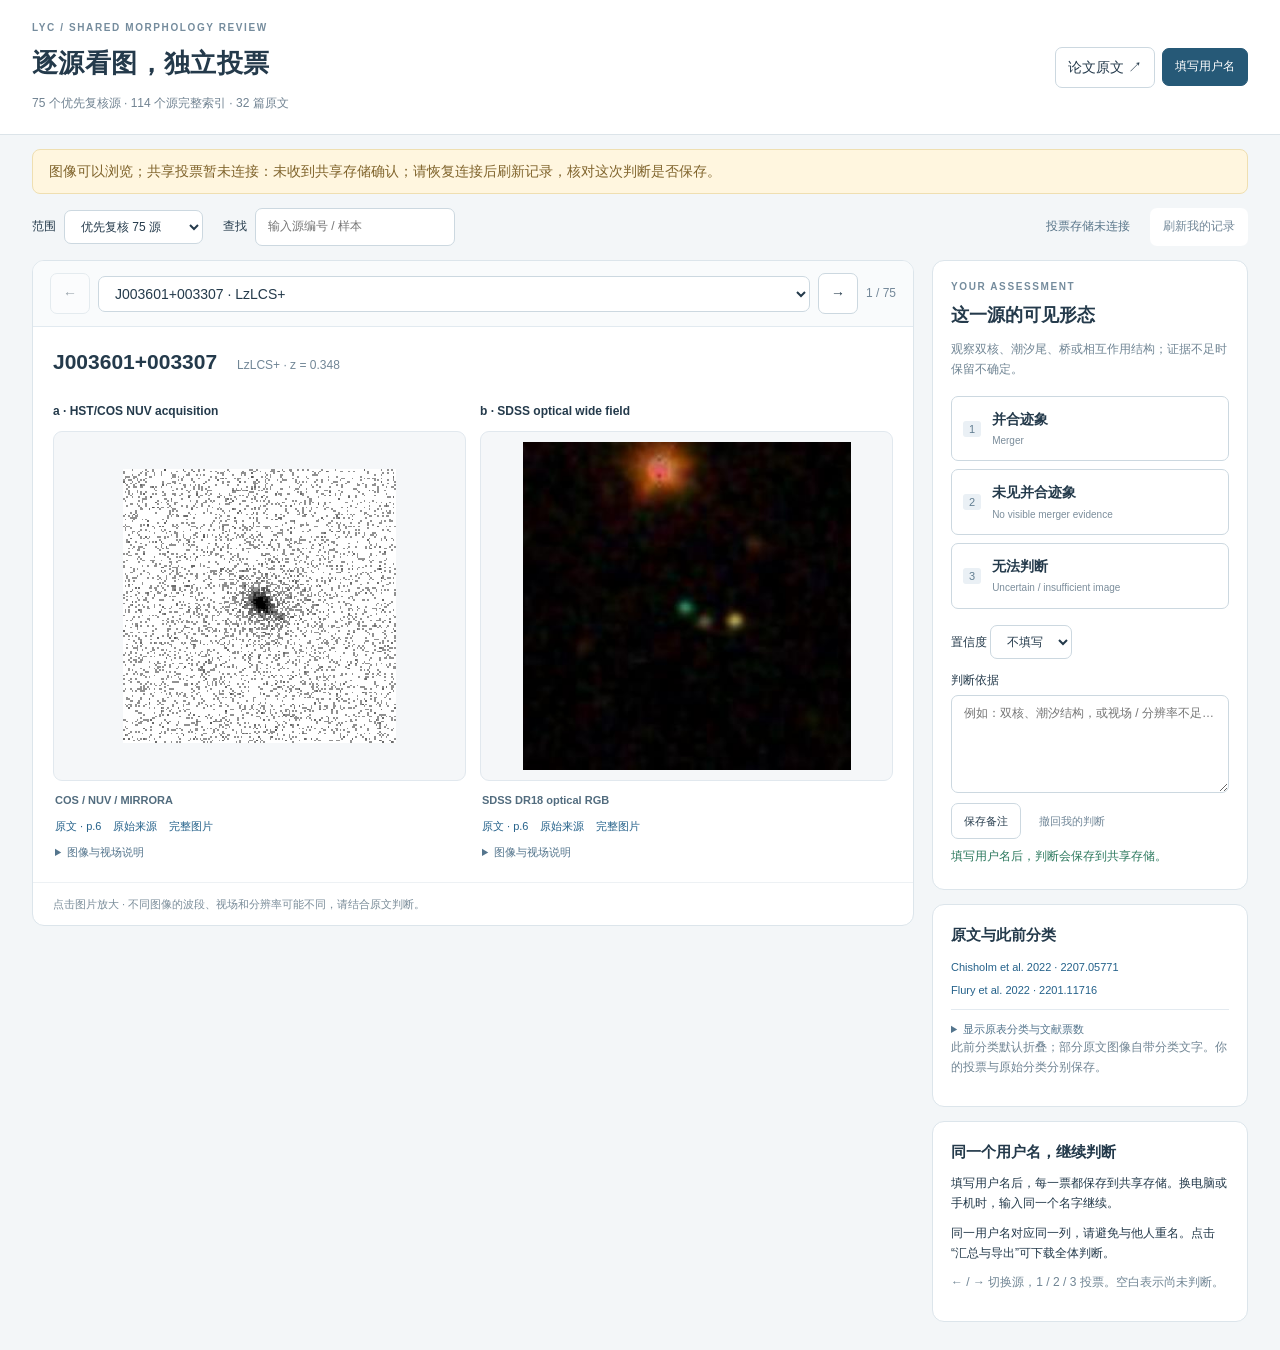
<file: index.html>
<!doctype html>
<html lang="zh-CN"><head><meta charset="utf-8"><meta name="viewport" content="width=device-width,initial-scale=1"><title>LyC · 多人形态复核</title><link rel="stylesheet" href="./style.css"></head>
<body><header><div><p class="eyebrow">LYC / SHARED MORPHOLOGY REVIEW</p><h1>逐源看图，独立投票</h1><p class="subtitle">75 个优先复核源 · 114 个源完整索引 · 32 篇原文</p></div><nav><a class="button" href="./papers.html" target="_blank">论文原文 ↗</a><button id="adminBtn" hidden>汇总与导出</button><button id="myExport" hidden>导出我的投票</button><button id="authOpen" class="primary">填写用户名</button><span id="userBadge" hidden></span><button id="logout" hidden>切换用户名</button></nav></header>
<div id="notice" class="notice" role="status" hidden></div>
<div class="toolbar"><label>范围 <select id="filter"><option value="priority">优先复核 75 源</option><option value="unvoted">我尚未投票的源</option><option value="unclassified">原表未分类 58 源</option><option value="ambiguous">原表分歧 17 源</option><option value="all">全部 114 源</option></select></label><label>查找 <input id="search" type="search" placeholder="输入源编号 / 样本"></label><span id="progress">正在连接共享存储…</span><button id="refreshVotes" class="quiet">刷新我的记录</button></div>
<main class="workspace"><section class="viewer"><div class="sourcebar"><button id="prev" aria-label="上一个源">←</button><select id="sourceSelect" aria-label="选择目标"></select><button id="next" aria-label="下一个源">→</button><span id="position"></span></div><div class="source-title"><h2 id="objectTitle">正在加载源目录</h2><span id="objectMeta"></span></div><div id="imageGallery" class="image-grid"></div><div class="viewer-foot">点击图片放大 · 不同图像的波段、视场和分辨率可能不同，请结合原文判断。</div></section>
<aside><section class="vote-card"><p class="eyebrow">YOUR ASSESSMENT</p><h2>这一源的可见形态</h2><p class="muted">观察双核、潮汐尾、桥或相互作用结构；证据不足时保留不确定。</p><div class="vote-options"><button data-vote="Merger"><kbd>1</kbd><span>并合迹象<small>Merger</small></span><span class="check"></span></button><button data-vote="No_visible_merger"><kbd>2</kbd><span>未见并合迹象<small>No visible merger evidence</small></span><span class="check"></span></button><button data-vote="Uncertain"><kbd>3</kbd><span>无法判断<small>Uncertain / insufficient image</small></span><span class="check"></span></button></div><label>置信度 <select id="confidence"><option value="">不填写</option><option value="high">高</option><option value="medium">中</option><option value="low">低</option></select></label><label class="notes-label">判断依据<textarea id="notes" rows="4" maxlength="2000" placeholder="例如：双核、潮汐结构，或视场 / 分辨率不足…"></textarea></label><div class="vote-footer"><button id="saveNotes">保存备注</button><button id="clearVote" class="quiet">撤回我的判断</button></div><p id="saveStatus" role="status" aria-live="polite"></p></section>
<section class="help-card"><h3>原文与此前分类</h3><div id="paperLinks"></div><details id="existing"><summary>显示原表分类与文献票数</summary><p id="existingText"></p></details><p class="muted">此前分类默认折叠；部分原文图像自带分类文字。你的投票与原始分类分别保存。</p></section>
<section class="help-card"><h3>同一个用户名，继续判断</h3><p>填写用户名后，每一票都保存到共享存储。换电脑或手机时，输入同一个名字继续。</p><p>同一用户名对应同一列，请避免与他人重名。点击“汇总与导出”可下载全体判断。</p><label id="importLabel" class="link-label" for="importFile" hidden>导入我的旧版投票 JSON</label><input id="importFile" type="file" accept=".json" hidden><p class="muted">← / → 切换源，1 / 2 / 3 投票。空白表示尚未判断。</p></section></aside></main>
<dialog id="authDialog"><button id="authClose" class="close" aria-label="关闭">×</button><p class="eyebrow">YOUR NAME / YOUR COLUMN</p><h2>填写用户名，开始判断</h2><p class="muted">不用密码。这个名字会成为汇总表中的一列；换设备时填写相同名字即可继续。</p><form id="authForm"><label>你的用户名<input id="username" name="username" minlength="1" maxlength="40" autocomplete="username" required placeholder="自己的姓名或固定用户名"></label><p class="muted">请保持名字一致，并避免与其他参与者重名。</p><button id="authSubmit" class="primary" type="submit">开始判断</button><p id="authStatus" role="status"></p></form></dialog>
<dialog id="zoom"><button id="closeZoom" class="close" aria-label="关闭图片">×</button><h3 id="zoomTitle"></h3><img id="zoomImage" alt=""></dialog>
<dialog id="adminDialog"><button id="closeAdmin" class="close" aria-label="关闭">×</button><p class="eyebrow">SHARED / VOTE MATRIX</p><h2>每个源一行，每个人一列</h2><p id="matrixStatus"></p><div class="export-actions"><a class="button primary" href="#" data-export="votes.xlsx">下载 Excel</a><a class="button" href="#" data-export="wide.csv">下载矩阵 CSV</a><a class="button" href="#" data-export="details.csv">下载备注与置信度 CSV</a><button id="reloadMatrix">刷新</button></div><p class="muted">Excel 含“投票矩阵”“投票明细”“说明”三个工作表。空白为未投票，不确定单独保留。</p><div id="matrixTable"></div></dialog>
<script src="./config.js"></script><script src="./app.js"></script></body></html>
</file>
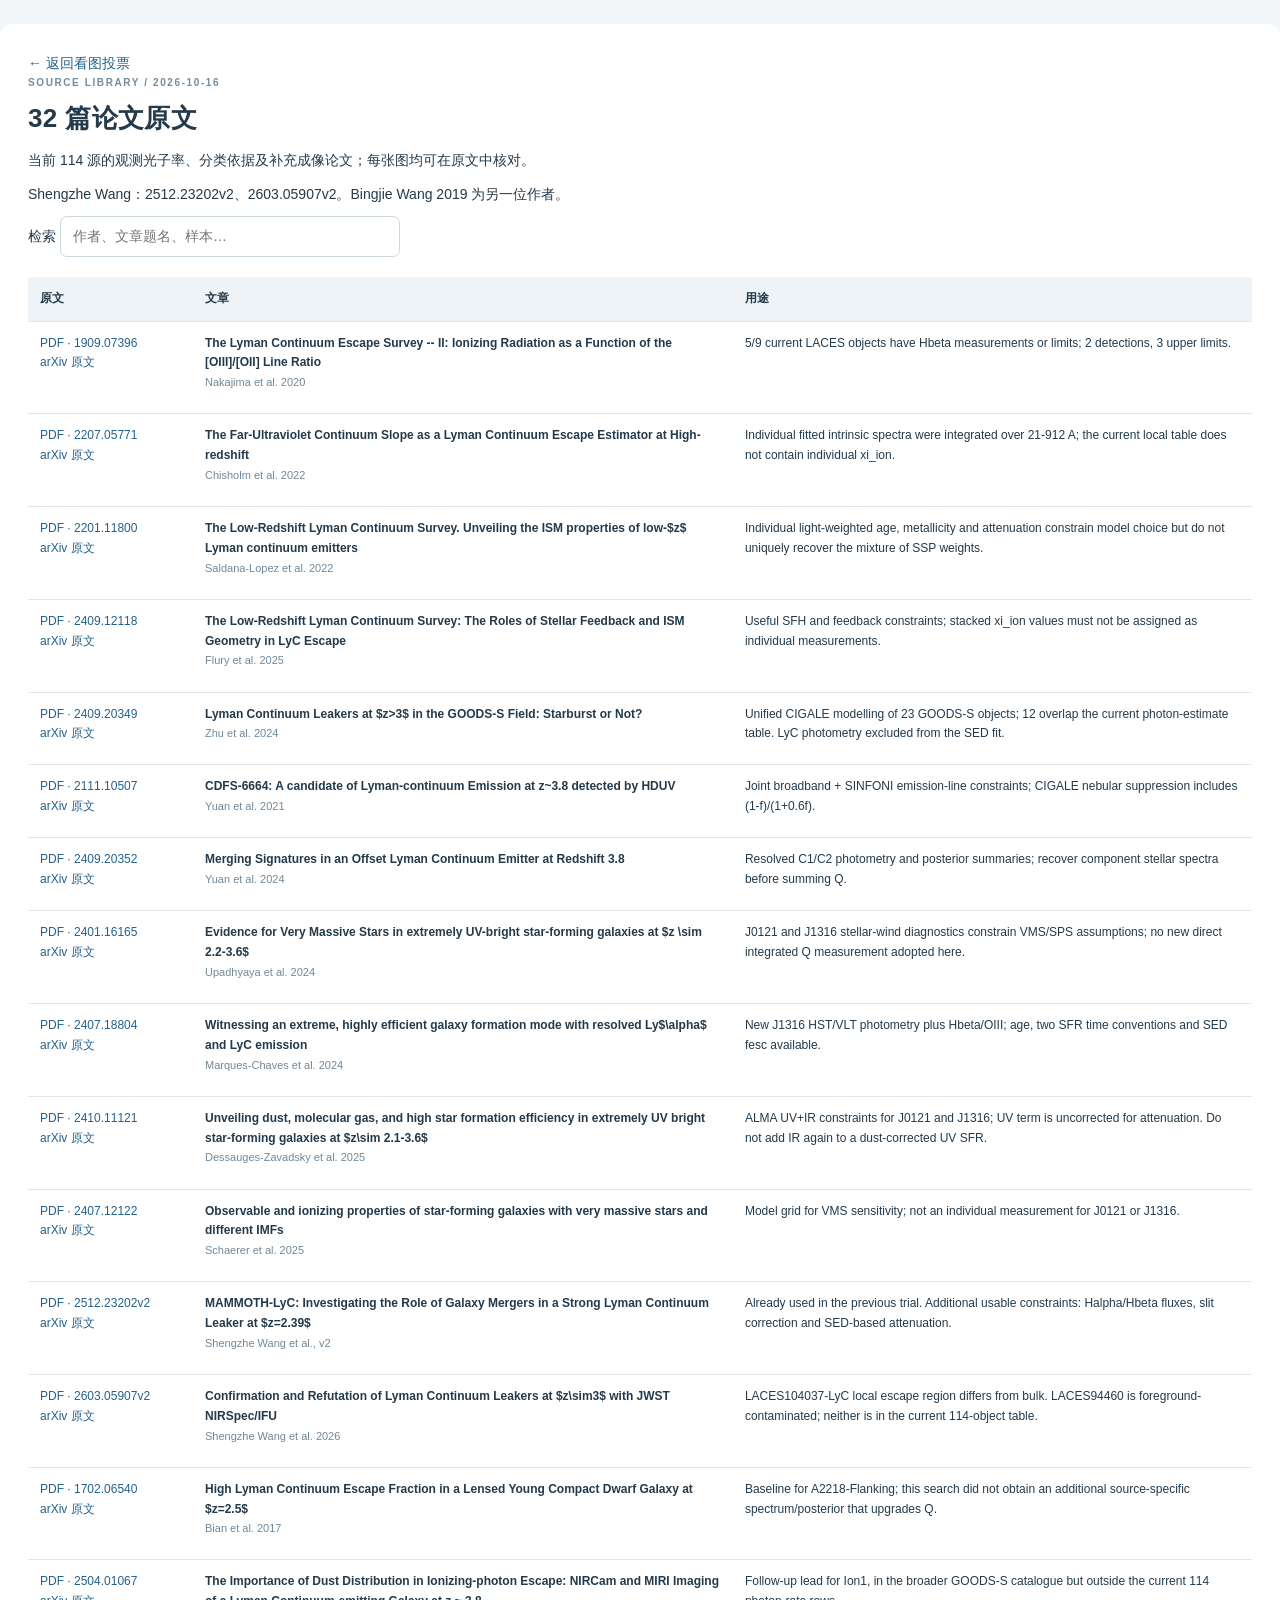
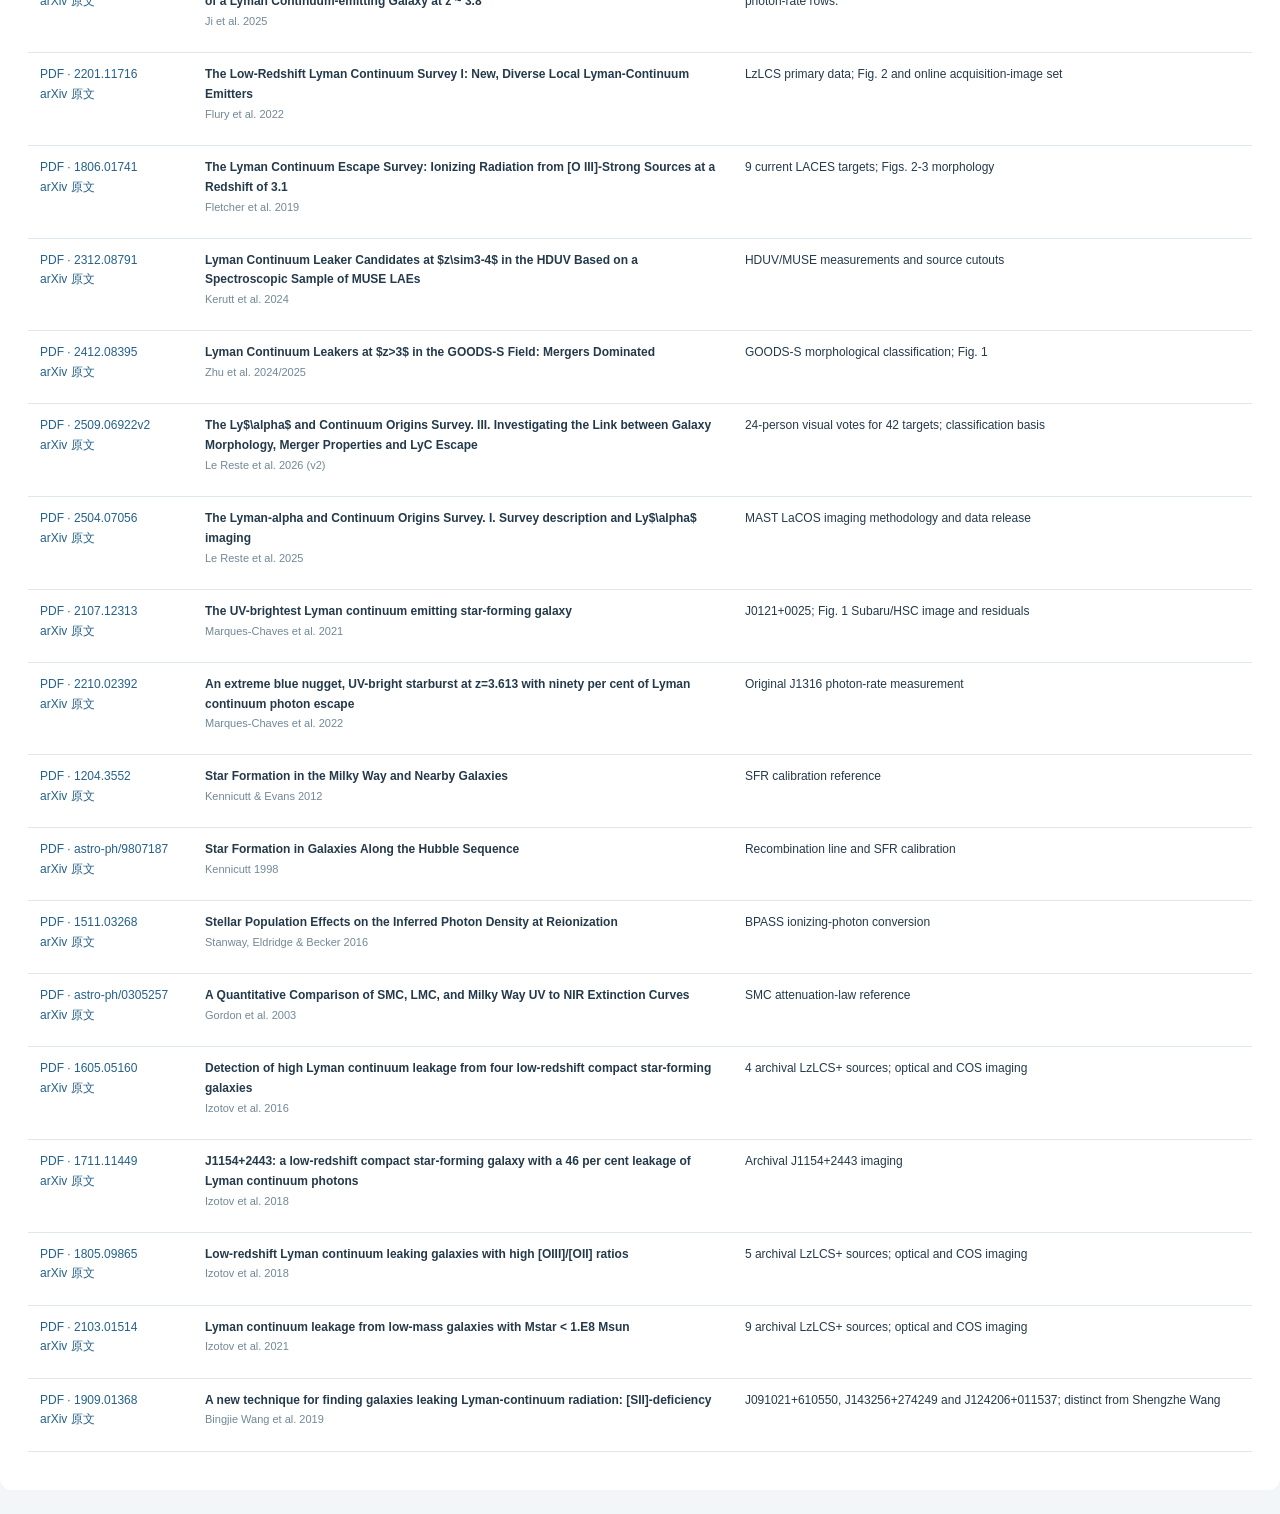
<file: papers.html>
<!doctype html><html lang="zh-CN"><head><meta charset="utf-8"><meta name="viewport" content="width=device-width,initial-scale=1"><title>论文原文 · LyC 形态复核</title><link rel="stylesheet" href="./style.css"></head><body><main class="paper-main"><a href="./">← 返回看图投票</a><p class="eyebrow">SOURCE LIBRARY / 2026-10-16</p><h1>32 篇论文原文</h1><p>当前 114 源的观测光子率、分类依据及补充成像论文；每张图均可在原文中核对。</p><p>Shengzhe Wang：2512.23202v2、2603.05907v2。Bingjie Wang 2019 为另一位作者。</p><label>检索 <input id="paperSearch" type="search" placeholder="作者、文章题名、样本…"></label><table><thead><tr><th>原文</th><th>文章</th><th>用途</th></tr></thead><tbody id="paperRows"></tbody></table><p id="paperStatus"></p></main><script src="./papers.js"></script></body></html>
</file>
<file: style.css>
*{box-sizing:border-box}body{margin:0;background:#f3f6f8;color:#243a4b;font:14px/1.65 "Segoe UI","Microsoft YaHei",sans-serif}a{color:#24618a;text-decoration:none}a:hover{text-decoration:underline}button,input,select,textarea,.button{font:inherit;border:1px solid #ccd8e0;border-radius:7px;background:white;color:#243a4b;padding:8px 12px}button,.button{cursor:pointer}button:hover,.button:hover{background:#eaf2f7;text-decoration:none}button:focus-visible,a:focus-visible,input:focus-visible,select:focus-visible,textarea:focus-visible{outline:3px solid #8ebed9;outline-offset:2px}button:disabled{opacity:.45;cursor:default}.primary{color:white;background:#265977;border-color:#265977}.primary:hover{background:#1e4863}.quiet{border-color:transparent;color:#718798}header{display:flex;gap:24px;justify-content:space-between;align-items:center;background:white;border-bottom:1px solid #dce4e9;padding:20px 32px}h1,h2,h3,p{margin:0 0 10px}h1{font-size:26px;letter-spacing:.015em}h2{font-size:21px}h3{font-size:15px}.eyebrow{font-size:10px;font-weight:700;letter-spacing:.16em;color:#758c9d;margin-bottom:5px}.subtitle{color:#718392;font-size:12px;margin:0}nav{display:flex;gap:7px;align-items:center;flex-wrap:wrap;justify-content:flex-end}nav>*{font-size:12px}#userBadge{padding:7px 10px;border:1px solid #c9dfd7;border-radius:20px;background:#f1f8f5;color:#2f6956}.toolbar{padding:14px 32px;display:flex;gap:20px;align-items:center;flex-wrap:wrap}.toolbar label{display:flex;gap:8px;align-items:center;font-size:12px}.toolbar input{width:200px}#progress{margin-left:auto;color:#587589;font-size:12px}#refreshVotes{font-size:12px}.notice{margin:14px 32px 0;padding:10px 16px;background:#fff6df;border:1px solid #efdfb1;border-radius:8px;color:#80642c}.workspace{display:grid;grid-template-columns:minmax(520px,1fr) 316px;gap:18px;margin:0 32px 28px;max-width:1840px}.viewer,.vote-card,.help-card{border:1px solid #dce5eb;background:white;border-radius:12px;overflow:hidden}.viewer{align-self:start}.sourcebar{padding:12px 17px;display:flex;gap:8px;align-items:center;background:#f9fbfc;border-bottom:1px solid #e2eaf0}#sourceSelect{flex:1;min-width:110px}#position{font-size:12px;color:#748899;white-space:nowrap}.source-title{display:flex;align-items:baseline;gap:20px;flex-wrap:wrap;padding:18px 20px 6px}.source-title h2{margin:0}.source-title span{font-size:12px;color:#718696}.image-grid{display:grid;grid-template-columns:repeat(2,minmax(0,1fr));gap:14px;padding:16px 20px}.image-grid.single{grid-template-columns:1fr}.image-card{margin:0;min-width:0}.image-heading{font-size:12px;font-weight:600;margin-bottom:8px;min-height:21px}.image-stage{width:100%;height:350px;padding:10px;display:flex;align-items:center;justify-content:center;overflow:hidden;border:1px solid #e1e8ee;background:#f5f7f9;border-radius:9px}.image-stage img{max-width:100%;max-height:100%;width:auto;height:auto;object-fit:contain}.image-stage img.pixel{image-rendering:pixelated;min-width:70%;max-width:100%}.single .image-stage{height:440px}.image-card figcaption{font-size:11px;padding:10px 2px 0}.image-card .bands{font-weight:600;color:#526c7e}.image-links{display:flex;gap:12px;flex-wrap:wrap;margin:8px 0}.image-card details{border:0;margin:5px 0;padding:0}.image-card details p{margin-top:7px}.credit{color:#8a99a5;font-size:10px}.viewer-foot{border-top:1px solid #edf1f4;color:#7b8d9a;font-size:11px;padding:12px 20px}.muted{font-size:12px;color:#708594}aside{display:flex;flex-direction:column;gap:14px}.vote-card,.help-card{padding:18px}.vote-card h2{font-size:18px}.vote-options{display:grid;gap:8px;margin:16px 0}.vote-options button{display:flex;gap:11px;align-items:center;text-align:left;padding:11px;font-weight:600}.vote-options .active{background:#edf5f8;border-color:#527e97;box-shadow:inset 3px 0 #527e97}.vote-options small{display:block;color:#7c8e9c;font-size:10px;font-weight:400;margin-top:2px}kbd{font:11px "Segoe UI",sans-serif;padding:2px 6px;border-radius:3px;background:#eaf0f5;color:#627e91}.check{margin-left:auto;color:#377a67}.vote-card label{font-size:12px}.notes-label{display:block;margin-top:12px}textarea{width:100%;display:block;resize:vertical;font-size:12px;margin-top:5px}.vote-footer{display:flex;flex-wrap:wrap;gap:5px;margin-top:10px}.vote-footer button{font-size:11px}#saveStatus{font-size:12px;min-height:24px;color:#2b785d;margin:8px 0 0}.error{color:#a03d3d!important}.help-card p{font-size:12px}#paperLinks a{display:block;font-size:11px;margin:5px 0}details{padding-top:10px;border-top:1px solid #e3eaf0;margin-top:10px;font-size:11px}summary{cursor:pointer;color:#54758d}#existingText{margin-top:8px;overflow-wrap:anywhere}.link-label{color:#24618a;cursor:pointer;font-size:12px}dialog{border:1px solid #cfdae3;border-radius:12px;max-width:95vw;max-height:92vh;padding:25px;color:#243a4b}dialog::backdrop{background:#122936a8}.close{float:right;font-size:21px;border:0;padding:0 8px;line-height:1.2}#authDialog{width:430px}.auth-tabs{display:flex;gap:7px;margin:18px 0}.auth-tabs button{flex:1;font-size:12px}.auth-tabs .selected{background:#e9f3f8;border-color:#7ba2b8}#authForm label{display:block;font-size:12px;margin:13px 0}#authForm input{display:block;width:100%;margin-top:4px}#authSubmit{width:100%;margin-top:7px}#authStatus{font-size:12px;color:#a03d3d;margin-top:10px}#zoom{width:90vw;height:90vh}#zoom img{display:block;max-width:100%;max-height:calc(90vh - 100px);margin:22px auto;object-fit:contain}#zoom img.pixel{height:70vh;image-rendering:pixelated}#adminDialog{width:1250px}.export-actions{display:flex;gap:8px;flex-wrap:wrap;margin:16px 0}#matrixTable{max-height:60vh;overflow:auto;border:1px solid #d8e3eb;margin-top:15px}table{border-collapse:collapse;width:100%;font-size:12px}th,td{text-align:left;padding:12px;vertical-align:top;border-bottom:1px solid #e1e8ed;white-space:nowrap}th{background:#edf3f7;position:sticky;top:0;z-index:1}.cell-Merger{color:#aa383d;background:#fff2f1}.cell-No_visible_merger{color:#276a95;background:#eff7fc}.cell-Uncertain{color:#85764c;background:#f8f6ef}.paper-main{max-width:1320px;margin:24px auto;background:white;padding:28px;border-radius:12px}.paper-main table{margin-top:20px}.paper-main td{white-space:normal}.paper-main td:first-child{min-width:165px}.paper-main input{width:340px}.paper-main td p{font-size:11px;color:#718898}.paper-main td a{display:block}[hidden]{display:none!important}@media(min-width:1700px){.image-stage{height:420px}}@media(max-width:1050px){header{padding:20px;flex-direction:column;align-items:flex-start;gap:14px}nav{justify-content:flex-start}.toolbar{padding:12px 20px;gap:10px}.workspace{margin:0 20px 24px;grid-template-columns:1fr}aside{display:grid;grid-template-columns:1fr 1fr}.vote-card{grid-row:span 2}.image-stage{height:330px}.notice{margin:12px 20px 0}}@media(max-width:600px){header{padding:18px}h1{font-size:24px}.workspace{margin:0 10px 20px}.toolbar{padding:12px 15px}#progress{margin-left:0}.toolbar input{width:160px}.sourcebar{padding:10px}.source-title{padding:15px 14px 0}.image-grid{grid-template-columns:1fr;padding:14px;gap:20px}.image-stage,.single .image-stage{height:310px}aside{display:flex}.paper-main{margin:10px;padding:16px;overflow:auto}.paper-main input{width:230px}}
</file>
